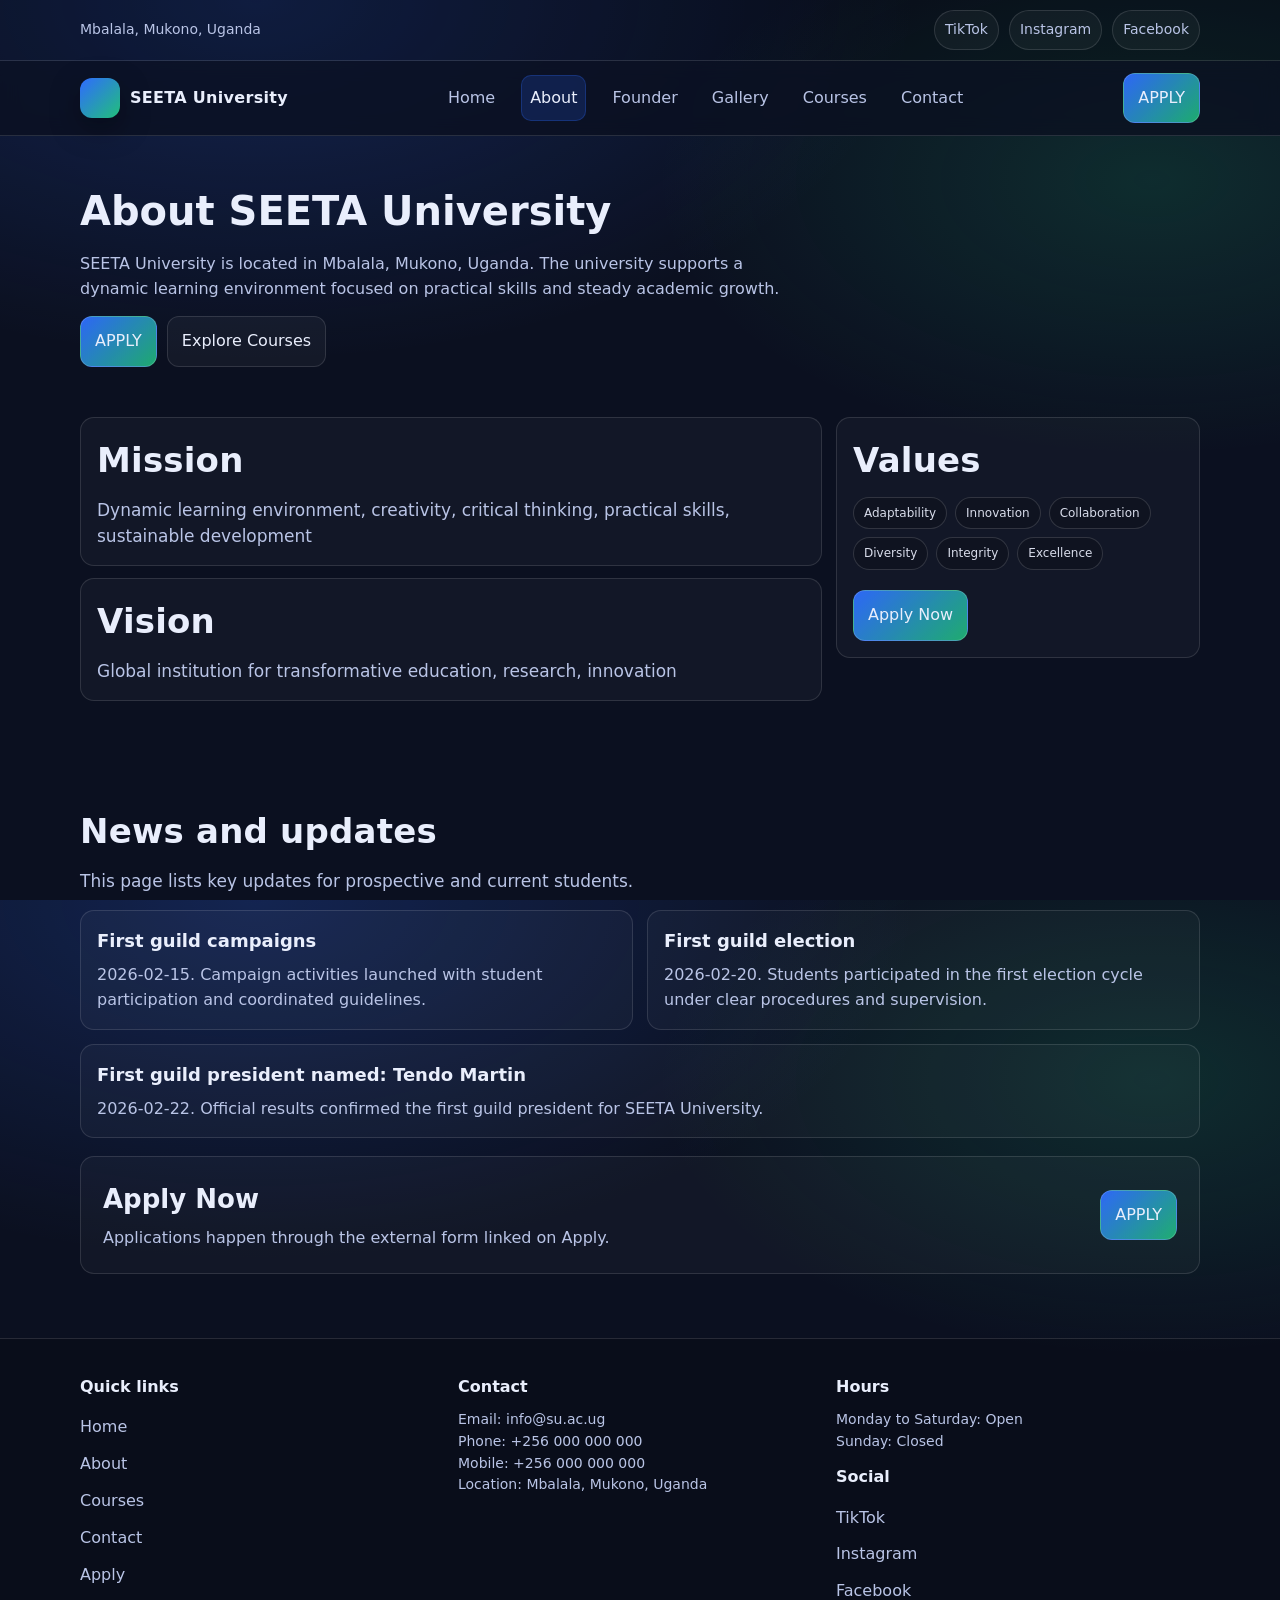
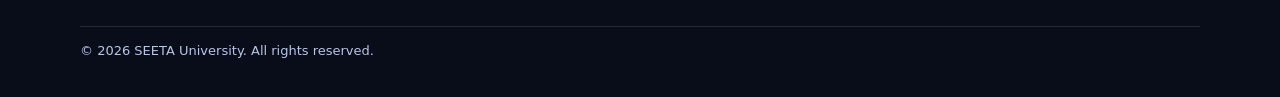
<file: seeta-university-site/about.html>
<!doctype html>
<html lang="en">
<head>
  <meta charset="utf-8" />
  <meta name="viewport" content="width=device-width, initial-scale=1" />
  <title>About SEETA University</title>
  <meta name="description" content="Learn about SEETA University in Mbalala, Mukono, Uganda. Explore mission, vision, values, and the learning environment. Apply via the external form." />
  <link rel="stylesheet" href="assets/css/styles.css" />
</head>
<body>

<div class="topbar">
  <div class="container inner">
    <div>Mbalala, Mukono, Uganda</div>
    <div class="social">
      <a href="https://www.tiktok.com/" target="_blank" rel="noopener">TikTok</a>
      <a href="https://www.instagram.com/" target="_blank" rel="noopener">Instagram</a>
      <a href="https://www.facebook.com/" target="_blank" rel="noopener">Facebook</a>
    </div>
  </div>
</div>

<header class="header">
  <div class="container inner">
    <a class="brand" href="index.html">
      <div class="mark" aria-hidden="true"></div>
      <div class="name">SEETA University</div>
    </a>

    <nav class="nav" aria-label="Top navigation">
      <a data-nav href="index.html">Home</a>
      <a data-nav href="about.html">About</a>
      <a data-nav href="founder.html">Founder</a>
      <a data-nav href="gallery.html">Gallery</a>
      <a data-nav href="courses.html">Courses</a>
      <a data-nav href="contact.html">Contact</a>
    </nav>

    <div class="cta">
      <a class="btn primary" data-apply-link href="#">APPLY</a>
      <button class="menuBtn" id="menuBtn" aria-label="Open menu">Menu</button>
    </div>
  </div>
</header>

<div class="drawer" id="drawer" aria-hidden="true">
  <div class="panel" role="dialog" aria-label="Mobile menu">
    <div class="row">
      <div class="name" style="font-weight:800">SEETA University</div>
      <button class="btn small" id="drawerClose">Close</button>
    </div>
    <nav aria-label="Mobile navigation">
      <a href="index.html">Home</a>
      <a href="about.html">About</a>
      <a href="founder.html">Founder</a>
      <a href="gallery.html">Gallery</a>
      <a href="courses.html">Courses</a>
      <a href="contact.html">Contact</a>
    </nav>
    <div class="actions">
      <a class="btn primary" data-apply-link href="#">Apply Now</a>
      <a class="btn" href="courses.html">Explore Courses</a>
    </div>
    <div class="social" style="margin-top:auto">
      <a href="https://www.tiktok.com/" target="_blank" rel="noopener">TikTok</a>
      <a href="https://www.instagram.com/" target="_blank" rel="noopener">Instagram</a>
      <a href="https://www.facebook.com/" target="_blank" rel="noopener">Facebook</a>
    </div>
  </div>
</div>

<section class="pageHead">
  <div class="container">
    <h1>About SEETA University</h1>
    <p>SEETA University is located in Mbalala, Mukono, Uganda. The university supports a dynamic learning environment focused on practical skills and steady academic growth.</p>
    <div class="actions">
      <a class="btn primary" data-apply-link href="#">APPLY</a>
      <a class="btn" href="courses.html">Explore Courses</a>
    </div>
  </div>
</section>

<section class="section tight">
  <div class="container">
    <div class="twoCol">
      <div class="col8">
        <div class="card">
          <h2 class="sectionTitle">Mission</h2>
          <p class="lead">Dynamic learning environment, creativity, critical thinking, practical skills, sustainable development</p>
        </div>
        <div style="height:12px"></div>
        <div class="card">
          <h2 class="sectionTitle">Vision</h2>
          <p class="lead">Global institution for transformative education, research, innovation</p>
        </div>
      </div>

      <div class="col4">
        <div class="card">
          <h2 class="sectionTitle">Values</h2>
          <div class="badges" aria-label="Values">
            <div class="badge">Adaptability</div>
            <div class="badge">Innovation</div>
            <div class="badge">Collaboration</div>
            <div class="badge">Diversity</div>
            <div class="badge">Integrity</div>
            <div class="badge">Excellence</div>
          </div>
          <div style="height:10px"></div>
          <a class="btn primary" data-apply-link href="#">Apply Now</a>
        </div>
      </div>
    </div>
  </div>
</section>

<section class="section" id="updates">
  <div class="container">
    <h2 class="sectionTitle">News and updates</h2>
    <p class="lead">This page lists key updates for prospective and current students.</p>

    <div class="grid cards" style="margin-top:16px">
      <div class="card span-6">
        <h3>First guild campaigns</h3>
        <p>2026-02-15. Campaign activities launched with student participation and coordinated guidelines.</p>
      </div>
      <div class="card span-6">
        <h3>First guild election</h3>
        <p>2026-02-20. Students participated in the first election cycle under clear procedures and supervision.</p>
      </div>
      <div class="card span-12">
        <h3>First guild president named: Tendo Martin</h3>
        <p>2026-02-22. Official results confirmed the first guild president for SEETA University.</p>
      </div>
    </div>

    <div style="height:18px"></div>

    <div class="ctaBlock">
      <div>
        <h2>Apply Now</h2>
        <p>Applications happen through the external form linked on Apply.</p>
      </div>
      <div>
        <a class="btn primary" data-apply-link href="#">APPLY</a>
      </div>
    </div>
  </div>
</section>

<footer class="footer">
  <div class="container">
    <div class="grid">
      <div class="block">
        <h3>Quick links</h3>
        <a href="index.html">Home</a>
        <a href="about.html">About</a>
        <a href="courses.html">Courses</a>
        <a href="contact.html">Contact</a>
        <a data-apply-link href="#">Apply</a>
      </div>

      <div class="block">
        <h3>Contact</h3>
        <div class="small">Email: info@su.ac.ug</div>
        <div class="small">Phone: +256 000 000 000</div>
        <div class="small">Mobile: +256 000 000 000</div>
        <div class="small">Location: Mbalala, Mukono, Uganda</div>
      </div>

      <div class="block">
        <h3>Hours</h3>
        <div class="small">Monday to Saturday: Open</div>
        <div class="small">Sunday: Closed</div>
        <div style="height:12px"></div>
        <h3>Social</h3>
        <a href="https://www.tiktok.com/" target="_blank" rel="noopener">TikTok</a>
        <a href="https://www.instagram.com/" target="_blank" rel="noopener">Instagram</a>
        <a href="https://www.facebook.com/" target="_blank" rel="noopener">Facebook</a>
      </div>
    </div>

    <div class="copy">© <span id="year"></span> SEETA University. All rights reserved.</div>
  </div>
</footer>

<script>
  document.getElementById("year").textContent = String(new Date().getFullYear());
</script>
<script src="assets/js/main.js"></script>
</body>
</html>
</file>
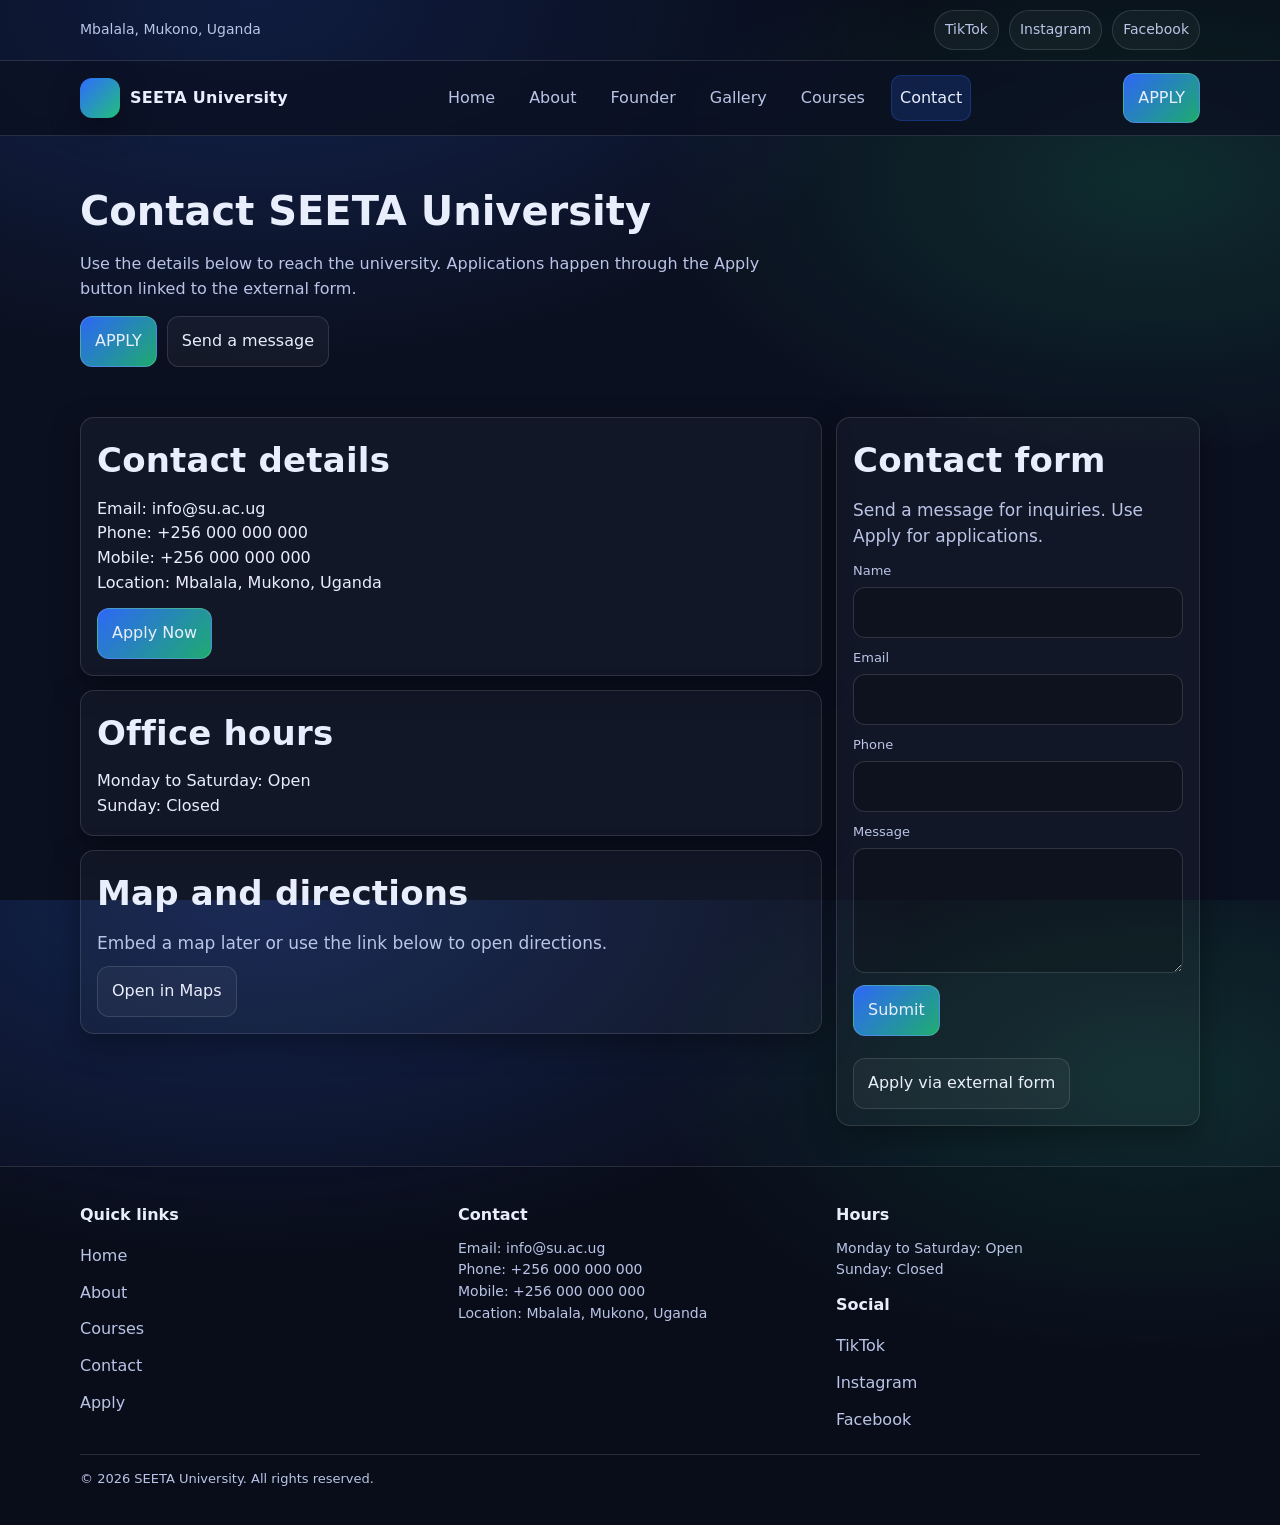
<file: seeta-university-site/contact.html>
<!doctype html>
<html lang="en">
<head>
  <meta charset="utf-8" />
  <meta name="viewport" content="width=device-width, initial-scale=1" />
  <title>Contact SEETA University</title>
  <meta name="description" content="Contact SEETA University in Mbalala, Mukono, Uganda. Find email, phone, hours, and send a message. Apply via the external form." />
  <link rel="stylesheet" href="assets/css/styles.css" />
</head>
<body>

<div class="topbar">
  <div class="container inner">
    <div>Mbalala, Mukono, Uganda</div>
    <div class="social">
      <a href="https://www.tiktok.com/" target="_blank" rel="noopener">TikTok</a>
      <a href="https://www.instagram.com/" target="_blank" rel="noopener">Instagram</a>
      <a href="https://www.facebook.com/" target="_blank" rel="noopener">Facebook</a>
    </div>
  </div>
</div>

<header class="header">
  <div class="container inner">
    <a class="brand" href="index.html">
      <div class="mark" aria-hidden="true"></div>
      <div class="name">SEETA University</div>
    </a>

    <nav class="nav" aria-label="Top navigation">
      <a data-nav href="index.html">Home</a>
      <a data-nav href="about.html">About</a>
      <a data-nav href="founder.html">Founder</a>
      <a data-nav href="gallery.html">Gallery</a>
      <a data-nav href="courses.html">Courses</a>
      <a data-nav href="contact.html">Contact</a>
    </nav>

    <div class="cta">
      <a class="btn primary" data-apply-link href="#">APPLY</a>
      <button class="menuBtn" id="menuBtn" aria-label="Open menu">Menu</button>
    </div>
  </div>
</header>

<div class="drawer" id="drawer" aria-hidden="true">
  <div class="panel" role="dialog" aria-label="Mobile menu">
    <div class="row">
      <div class="name" style="font-weight:800">SEETA University</div>
      <button class="btn small" id="drawerClose">Close</button>
    </div>
    <nav aria-label="Mobile navigation">
      <a href="index.html">Home</a>
      <a href="about.html">About</a>
      <a href="founder.html">Founder</a>
      <a href="gallery.html">Gallery</a>
      <a href="courses.html">Courses</a>
      <a href="contact.html">Contact</a>
    </nav>
    <div class="actions">
      <a class="btn primary" data-apply-link href="#">Apply Now</a>
      <a class="btn" href="courses.html">Explore Courses</a>
    </div>
    <div class="social" style="margin-top:auto">
      <a href="https://www.tiktok.com/" target="_blank" rel="noopener">TikTok</a>
      <a href="https://www.instagram.com/" target="_blank" rel="noopener">Instagram</a>
      <a href="https://www.facebook.com/" target="_blank" rel="noopener">Facebook</a>
    </div>
  </div>
</div>

<section class="pageHead">
  <div class="container">
    <h1>Contact SEETA University</h1>
    <p>Use the details below to reach the university. Applications happen through the Apply button linked to the external form.</p>
    <div class="actions">
      <a class="btn primary" data-apply-link href="#">APPLY</a>
      <a class="btn" href="#contact-form">Send a message</a>
    </div>
  </div>
</section>

<section class="section tight">
  <div class="container">
    <div class="twoCol">
      <div class="col8">
        <div class="card shadow">
          <h2 class="sectionTitle">Contact details</h2>
          <div class="small">Email: info@su.ac.ug</div>
          <div class="small">Phone: +256 000 000 000</div>
          <div class="small">Mobile: +256 000 000 000</div>
          <div class="small">Location: Mbalala, Mukono, Uganda</div>
          <div style="height:12px"></div>
          <a class="btn primary" data-apply-link href="#">Apply Now</a>
        </div>

        <div style="height:14px"></div>

        <div class="card shadow">
          <h2 class="sectionTitle">Office hours</h2>
          <div class="small">Monday to Saturday: Open</div>
          <div class="small">Sunday: Closed</div>
        </div>

        <div style="height:14px"></div>

        <div class="card shadow">
          <h2 class="sectionTitle">Map and directions</h2>
          <p class="lead">Embed a map later or use the link below to open directions.</p>
          <div style="height:10px"></div>
          <a class="btn" href="https://www.google.com/maps/search/?api=1&query=Mbalala%2C%20Mukono%2C%20Uganda" target="_blank" rel="noopener">Open in Maps</a>
        </div>
      </div>

      <div class="col4" id="contact-form">
        <div class="card shadow">
          <h2 class="sectionTitle">Contact form</h2>
          <p class="lead" style="margin-bottom:12px">Send a message for inquiries. Use Apply for applications.</p>

          <form id="msgForm">
            <div class="field" style="grid-column:auto;margin-bottom:10px">
              <label for="cName">Name</label>
              <input id="cName" name="name" required />
            </div>

            <div class="field" style="grid-column:auto;margin-bottom:10px">
              <label for="cEmail">Email</label>
              <input id="cEmail" type="email" name="email" required />
            </div>

            <div class="field" style="grid-column:auto;margin-bottom:10px">
              <label for="cPhone">Phone</label>
              <input id="cPhone" name="phone" />
            </div>

            <div class="field" style="grid-column:auto;margin-bottom:12px">
              <label for="cMsg">Message</label>
              <textarea id="cMsg" name="message" rows="4" required></textarea>
            </div>

            <button class="btn primary" type="submit">Submit</button>
            <div id="formNote" class="small" style="margin-top:10px;color:var(--muted)"></div>
          </form>

          <div style="height:12px"></div>
          <a class="btn" data-apply-link href="#">Apply via external form</a>
        </div>
      </div>
    </div>
  </div>
</section>

<footer class="footer">
  <div class="container">
    <div class="grid">
      <div class="block">
        <h3>Quick links</h3>
        <a href="index.html">Home</a>
        <a href="about.html">About</a>
        <a href="courses.html">Courses</a>
        <a href="contact.html">Contact</a>
        <a data-apply-link href="#">Apply</a>
      </div>

      <div class="block">
        <h3>Contact</h3>
        <div class="small">Email: info@su.ac.ug</div>
        <div class="small">Phone: +256 000 000 000</div>
        <div class="small">Mobile: +256 000 000 000</div>
        <div class="small">Location: Mbalala, Mukono, Uganda</div>
      </div>

      <div class="block">
        <h3>Hours</h3>
        <div class="small">Monday to Saturday: Open</div>
        <div class="small">Sunday: Closed</div>
        <div style="height:12px"></div>
        <h3>Social</h3>
        <a href="https://www.tiktok.com/" target="_blank" rel="noopener">TikTok</a>
        <a href="https://www.instagram.com/" target="_blank" rel="noopener">Instagram</a>
        <a href="https://www.facebook.com/" target="_blank" rel="noopener">Facebook</a>
      </div>
    </div>

    <div class="copy">© <span id="year"></span> SEETA University. All rights reserved.</div>
  </div>
</footer>

<script>
  document.getElementById("year").textContent = String(new Date().getFullYear());

  const form = document.getElementById("msgForm");
  const note = document.getElementById("formNote");
  form.addEventListener("submit", function (e) {
    e.preventDefault();
    note.textContent = "Message received. The team will respond using your contact details. Use Apply for applications.";
    form.reset();
  });
</script>
<script src="assets/js/main.js"></script>
</body>
</html>
</file>
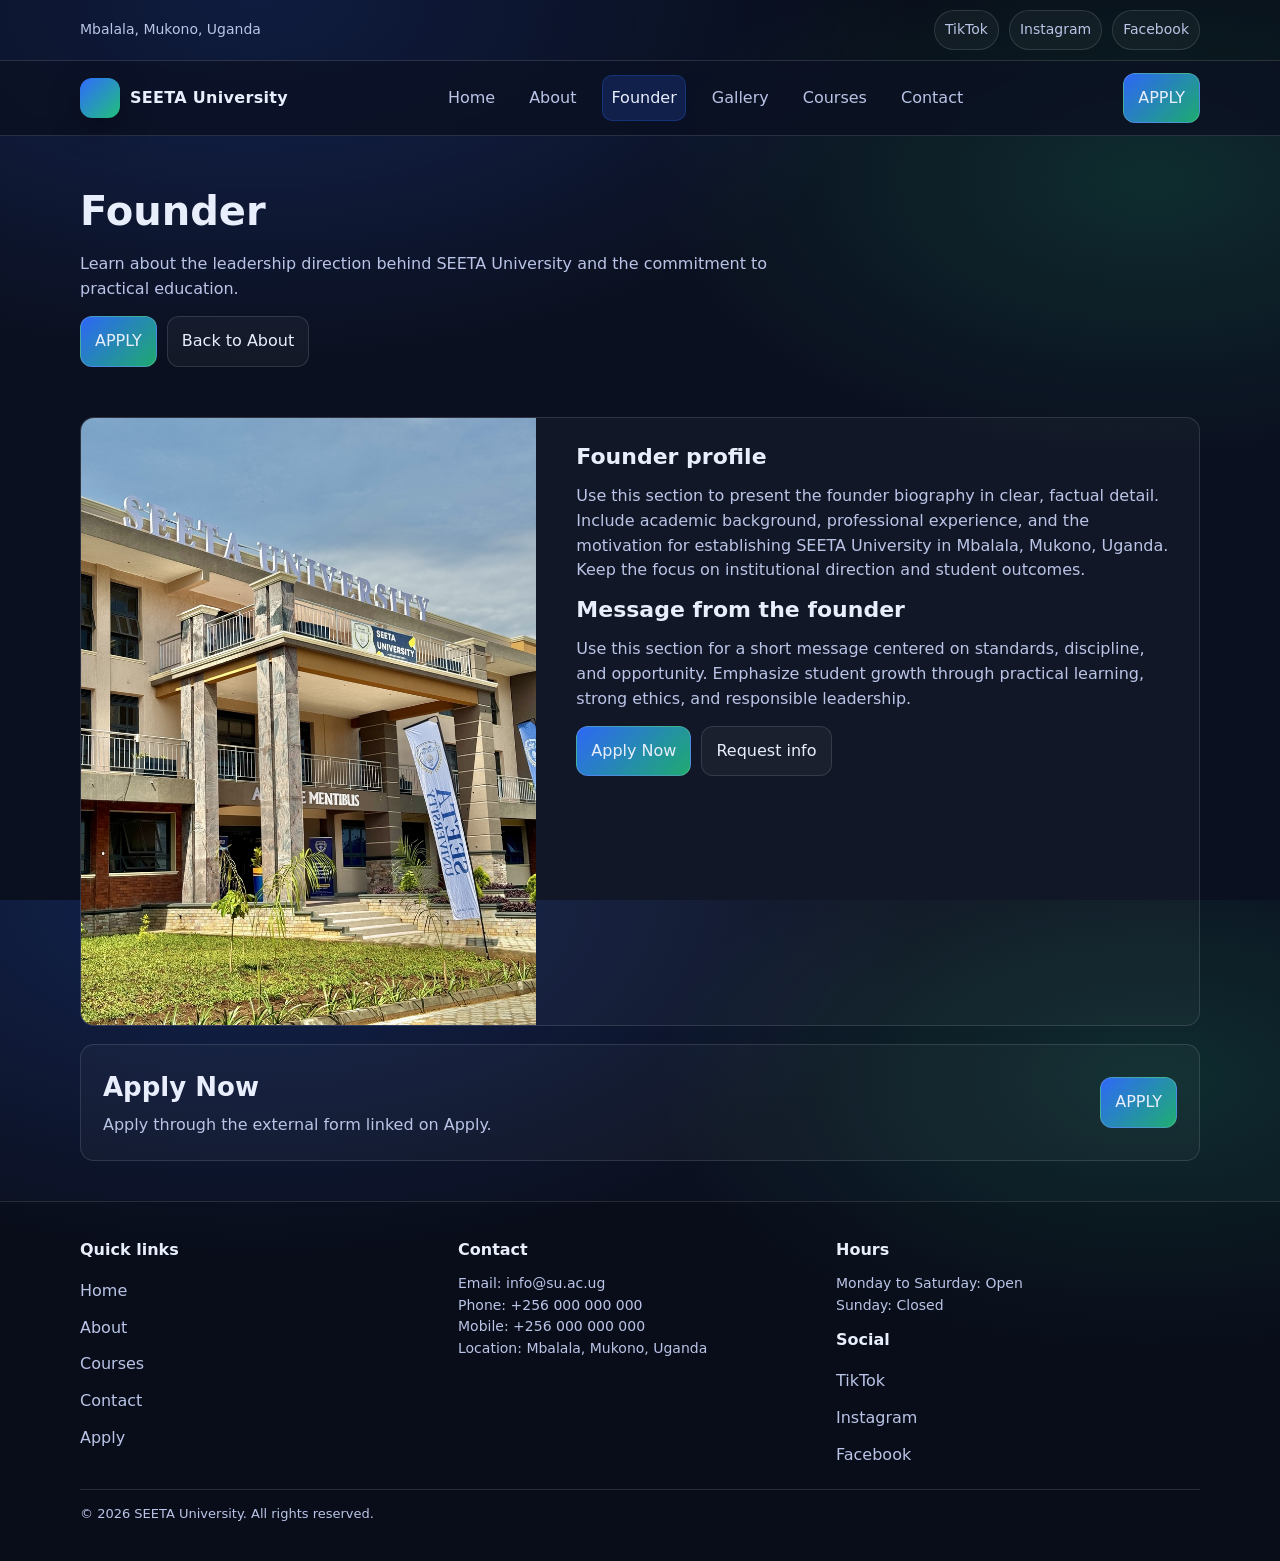
<file: seeta-university-site/founder.html>
<!doctype html>
<html lang="en">
<head>
  <meta charset="utf-8" />
  <meta name="viewport" content="width=device-width, initial-scale=1" />
  <title>Founder, SEETA University</title>
  <meta name="description" content="Founder profile and message from SEETA University. Learn our direction and apply via the external form." />
  <link rel="stylesheet" href="assets/css/styles.css" />
</head>
<body>

<div class="topbar">
  <div class="container inner">
    <div>Mbalala, Mukono, Uganda</div>
    <div class="social">
      <a href="https://www.tiktok.com/" target="_blank" rel="noopener">TikTok</a>
      <a href="https://www.instagram.com/" target="_blank" rel="noopener">Instagram</a>
      <a href="https://www.facebook.com/" target="_blank" rel="noopener">Facebook</a>
    </div>
  </div>
</div>

<header class="header">
  <div class="container inner">
    <a class="brand" href="index.html">
      <div class="mark" aria-hidden="true"></div>
      <div class="name">SEETA University</div>
    </a>

    <nav class="nav" aria-label="Top navigation">
      <a data-nav href="index.html">Home</a>
      <a data-nav href="about.html">About</a>
      <a data-nav href="founder.html">Founder</a>
      <a data-nav href="gallery.html">Gallery</a>
      <a data-nav href="courses.html">Courses</a>
      <a data-nav href="contact.html">Contact</a>
    </nav>

    <div class="cta">
      <a class="btn primary" data-apply-link href="#">APPLY</a>
      <button class="menuBtn" id="menuBtn" aria-label="Open menu">Menu</button>
    </div>
  </div>
</header>

<div class="drawer" id="drawer" aria-hidden="true">
  <div class="panel" role="dialog" aria-label="Mobile menu">
    <div class="row">
      <div class="name" style="font-weight:800">SEETA University</div>
      <button class="btn small" id="drawerClose">Close</button>
    </div>
    <nav aria-label="Mobile navigation">
      <a href="index.html">Home</a>
      <a href="about.html">About</a>
      <a href="founder.html">Founder</a>
      <a href="gallery.html">Gallery</a>
      <a href="courses.html">Courses</a>
      <a href="contact.html">Contact</a>
    </nav>
    <div class="actions">
      <a class="btn primary" data-apply-link href="#">Apply Now</a>
      <a class="btn" href="courses.html">Explore Courses</a>
    </div>
    <div class="social" style="margin-top:auto">
      <a href="https://www.tiktok.com/" target="_blank" rel="noopener">TikTok</a>
      <a href="https://www.instagram.com/" target="_blank" rel="noopener">Instagram</a>
      <a href="https://www.facebook.com/" target="_blank" rel="noopener">Facebook</a>
    </div>
  </div>
</div>

<section class="pageHead">
  <div class="container">
    <h1>Founder</h1>
    <p>Learn about the leadership direction behind SEETA University and the commitment to practical education.</p>
    <div class="actions">
      <a class="btn primary" data-apply-link href="#">APPLY</a>
      <a class="btn" href="about.html">Back to About</a>
    </div>
  </div>
</section>

<section class="section tight">
  <div class="container">
    <div class="featureBlock">
      <div class="media">
        <img src="assets/img/gallery-main-building.jpg" alt="Founder profile placeholder" />
      </div>
      <div class="text">
        <h3>Founder profile</h3>
        <p>Use this section to present the founder biography in clear, factual detail. Include academic background, professional experience, and the motivation for establishing SEETA University in Mbalala, Mukono, Uganda. Keep the focus on institutional direction and student outcomes.</p>
        <div style="height:10px"></div>
        <h3>Message from the founder</h3>
        <p>Use this section for a short message centered on standards, discipline, and opportunity. Emphasize student growth through practical learning, strong ethics, and responsible leadership.</p>
        <div class="applyRow">
          <a class="btn primary" data-apply-link href="#">Apply Now</a>
          <a class="btn" href="contact.html">Request info</a>
        </div>
      </div>
    </div>

    <div style="height:18px"></div>

    <div class="ctaBlock">
      <div>
        <h2>Apply Now</h2>
        <p>Apply through the external form linked on Apply.</p>
      </div>
      <div>
        <a class="btn primary" data-apply-link href="#">APPLY</a>
      </div>
    </div>
  </div>
</section>

<footer class="footer">
  <div class="container">
    <div class="grid">
      <div class="block">
        <h3>Quick links</h3>
        <a href="index.html">Home</a>
        <a href="about.html">About</a>
        <a href="courses.html">Courses</a>
        <a href="contact.html">Contact</a>
        <a data-apply-link href="#">Apply</a>
      </div>

      <div class="block">
        <h3>Contact</h3>
        <div class="small">Email: info@su.ac.ug</div>
        <div class="small">Phone: +256 000 000 000</div>
        <div class="small">Mobile: +256 000 000 000</div>
        <div class="small">Location: Mbalala, Mukono, Uganda</div>
      </div>

      <div class="block">
        <h3>Hours</h3>
        <div class="small">Monday to Saturday: Open</div>
        <div class="small">Sunday: Closed</div>
        <div style="height:12px"></div>
        <h3>Social</h3>
        <a href="https://www.tiktok.com/" target="_blank" rel="noopener">TikTok</a>
        <a href="https://www.instagram.com/" target="_blank" rel="noopener">Instagram</a>
        <a href="https://www.facebook.com/" target="_blank" rel="noopener">Facebook</a>
      </div>
    </div>

    <div class="copy">© <span id="year"></span> SEETA University. All rights reserved.</div>
  </div>
</footer>

<script>
  document.getElementById("year").textContent = String(new Date().getFullYear());
</script>
<script src="assets/js/main.js"></script>
</body>
</html>
</file>
<file: seeta-university-site/assets/css/styles.css>
:root{
  --bg:#0b1020;
  --surface:#0f1836;
  --text:#e9eefc;
  --muted:#b9c4e6;
  --line:rgba(255,255,255,.12);
  --brand:#2f6bff;
  --brand2:#21c07a;
  --shadow:0 10px 30px rgba(0,0,0,.35);
  --radius:14px;
  --max:1120px;

  --h1:clamp(32px,5vw,54px);
  --h2:clamp(22px,3vw,34px);
  --p:16px;

  --space-1:10px;
  --space-2:14px;
  --space-3:18px;
  --space-4:26px;
  --space-5:40px;
  --space-6:64px;
}

*{box-sizing:border-box}
html,body{height:100%}
body{
  margin:0;
  font-family:system-ui,-apple-system,Segoe UI,Roboto,Arial,sans-serif;
  color:var(--text);
  background:radial-gradient(1100px 600px at 20% 0%, rgba(47,107,255,.22), transparent 60%),
             radial-gradient(900px 500px at 90% 20%, rgba(33,192,122,.16), transparent 55%),
             var(--bg);
  line-height:1.55;
}
img{max-width:100%;display:block}
a{color:inherit;text-decoration:none}
button,input,select,textarea{font:inherit}

.container{
  width:min(var(--max), calc(100% - 32px));
  margin:0 auto;
}

.topbar{
  background:rgba(0,0,0,.22);
  border-bottom:1px solid var(--line);
}
.topbar .inner{
  display:flex;
  align-items:center;
  justify-content:space-between;
  gap:14px;
  padding:10px 0;
  color:var(--muted);
  font-size:14px;
}
.social{
  display:flex;
  gap:10px;
  align-items:center;
}
.social a{
  padding:8px 10px;
  border:1px solid var(--line);
  border-radius:999px;
  background:rgba(255,255,255,.04);
}
.social a:hover{border-color:rgba(255,255,255,.25)}

.header{
  position:sticky;
  top:0;
  z-index:1000;
  background:rgba(11,16,32,.78);
  backdrop-filter:blur(10px);
  border-bottom:1px solid var(--line);
}
.header .inner{
  display:flex;
  align-items:center;
  justify-content:space-between;
  gap:12px;
  padding:12px 0;
}
.brand{
  display:flex;
  align-items:center;
  gap:10px;
  min-width:180px;
}
.brand .mark{
  width:40px;height:40px;border-radius:12px;
  background:linear-gradient(135deg,var(--brand),var(--brand2));
  box-shadow:var(--shadow);
}
.brand .name{
  font-weight:800;
  letter-spacing:.3px;
}
.nav{
  display:flex;
  gap:18px;
  align-items:center;
  justify-content:center;
  flex:1;
}
.nav a{
  color:var(--muted);
  padding:10px 8px;
  border-radius:10px;
}
.nav a:hover{background:rgba(255,255,255,.06);color:var(--text)}
.nav a.active{color:var(--text);background:rgba(47,107,255,.18);border:1px solid rgba(47,107,255,.25)}

.cta{
  display:flex;
  align-items:center;
  gap:10px;
}
.btn{
  display:inline-flex;
  align-items:center;
  justify-content:center;
  gap:8px;
  padding:12px 14px;
  border-radius:12px;
  border:1px solid var(--line);
  background:rgba(255,255,255,.04);
  color:var(--text);
  cursor:pointer;
  transition:transform .08s ease, border-color .12s ease, background .12s ease;
  white-space:nowrap;
}
.btn:hover{border-color:rgba(255,255,255,.26);background:rgba(255,255,255,.06)}
.btn:active{transform:translateY(1px)}
.btn.primary{
  background:linear-gradient(135deg, rgba(47,107,255,.96), rgba(33,192,122,.88));
  border-color:rgba(255,255,255,.16);
}
.btn.primary:hover{border-color:rgba(255,255,255,.28)}
.btn.small{padding:10px 12px;border-radius:11px;font-size:14px}

.menuBtn{
  display:none;
  width:42px;height:42px;
  border-radius:12px;
  border:1px solid var(--line);
  background:rgba(255,255,255,.04);
  cursor:pointer;
}
.menuBtn:active{transform:translateY(1px)}

.drawer{
  position:fixed;
  inset:0;
  background:rgba(0,0,0,.55);
  display:none;
  z-index:1200;
}
.drawer.open{display:block}
.drawer .panel{
  position:absolute;
  top:0;right:0;
  height:100%;
  width:min(360px, 92vw);
  background:rgba(15,24,54,.98);
  border-left:1px solid var(--line);
  box-shadow:var(--shadow);
  padding:16px;
  display:flex;
  flex-direction:column;
  gap:12px;
}
.drawer .panel .row{
  display:flex;
  align-items:center;
  justify-content:space-between;
  gap:10px;
}
.drawer nav{
  display:flex;
  flex-direction:column;
  gap:6px;
}
.drawer nav a{
  padding:12px 12px;
  border-radius:12px;
  border:1px solid rgba(255,255,255,.08);
  background:rgba(255,255,255,.03);
  color:var(--text);
}
.drawer nav a:hover{border-color:rgba(255,255,255,.20)}
.drawer .panel .actions{display:flex;gap:10px;flex-wrap:wrap}

.section{padding:var(--space-6) 0}
.section.tight{padding:var(--space-5) 0}
.sectionTitle{
  margin:0 0 10px;
  font-size:var(--h2);
  letter-spacing:.2px;
}
.lead{
  margin:0;
  color:var(--muted);
  max-width:70ch;
  font-size:17px;
}

.hero{
  position:relative;
  min-height:72vh;
  display:flex;
  align-items:flex-end;
  border-bottom:1px solid var(--line);
}
.hero img{
  position:absolute;
  inset:0;
  width:100%;
  height:100%;
  object-fit:cover;
  filter:saturate(1.05) contrast(1.02);
}
.hero .overlay{
  position:absolute;inset:0;
  background:linear-gradient(180deg, rgba(11,16,32,.20) 0%, rgba(11,16,32,.82) 64%, rgba(11,16,32,.96) 100%);
}
.hero .content{
  position:relative;
  padding:56px 0;
}
.hero h1{
  margin:0;
  font-size:var(--h1);
  letter-spacing:.4px;
}
.hero .sub{
  margin:10px 0 0;
  color:var(--muted);
  max-width:70ch;
  font-size:18px;
}
.hero .meta{
  margin:14px 0 0;
  color:rgba(233,238,252,.92);
}
.hero .actions{
  margin-top:18px;
  display:flex;
  gap:10px;
  flex-wrap:wrap;
}

.grid{
  display:grid;
  gap:14px;
}
.grid.cards{grid-template-columns:repeat(12,1fr)}
.card{
  border:1px solid var(--line);
  background:rgba(255,255,255,.03);
  border-radius:var(--radius);
  padding:16px;
}
.card.shadow{box-shadow:var(--shadow)}
.card h3{margin:0 0 8px;font-size:18px}
.card p{margin:0;color:var(--muted)}

.span-4{grid-column:span 4}
.span-6{grid-column:span 6}
.span-12{grid-column:span 12}

@media (max-width: 920px){
  .span-4{grid-column:span 6}
}
@media (max-width: 640px){
  .span-4,.span-6{grid-column:span 12}
}

.featureBlock{
  display:grid;
  grid-template-columns:repeat(12,1fr);
  gap:18px;
  align-items:stretch;
  border:1px solid var(--line);
  background:rgba(255,255,255,.03);
  border-radius:var(--radius);
  overflow:hidden;
}
.featureBlock .media{grid-column:span 5;min-height:320px}
.featureBlock .media img{width:100%;height:100%;object-fit:cover}
.featureBlock .text{grid-column:span 7;padding:22px}
.featureBlock .text h3{margin:0 0 10px;font-size:22px}
.featureBlock .text p{margin:0;color:var(--muted)}
.featureBlock .text .applyRow{margin-top:14px;display:flex;gap:10px;flex-wrap:wrap}
.featureBlock.right .media{order:2}
.featureBlock.right .text{order:1}

@media (max-width: 820px){
  .featureBlock{grid-template-columns:1fr}
  .featureBlock .media,.featureBlock .text{grid-column:auto}
  .featureBlock .media{min-height:240px}
  .featureBlock.right .media{order:1}
  .featureBlock.right .text{order:2}
}

.band{
  border:1px solid var(--line);
  background:linear-gradient(135deg, rgba(47,107,255,.20), rgba(33,192,122,.14));
  border-radius:var(--radius);
  padding:18px;
}
.bandGrid{
  display:grid;
  grid-template-columns:repeat(12,1fr);
  gap:14px;
}
.panel{
  grid-column:span 6;
  border:1px solid rgba(255,255,255,.12);
  background:rgba(0,0,0,.18);
  border-radius:var(--radius);
  padding:16px;
}
.panel h3{margin:0 0 8px;font-size:18px}
.panel p{margin:0;color:var(--muted)}
.panel .actions{margin-top:12px;display:flex;gap:10px;flex-wrap:wrap}
@media (max-width: 760px){
  .panel{grid-column:span 12}
}

.feed{
  display:grid;
  grid-template-columns:repeat(12,1fr);
  gap:14px;
}
.post{
  grid-column:span 4;
  border:1px solid var(--line);
  background:rgba(255,255,255,.03);
  border-radius:var(--radius);
  overflow:hidden;
}
.post img{height:160px;width:100%;object-fit:cover}
.post .body{padding:14px}
.post .date{color:var(--muted);font-size:13px;margin:0 0 6px}
.post h3{margin:0 0 8px;font-size:18px}
.post p{margin:0;color:var(--muted)}
.post .more{margin-top:12px;display:inline-flex;color:rgba(233,238,252,.95);border-bottom:1px solid rgba(233,238,252,.35);padding-bottom:2px}
@media (max-width: 920px){
  .post{grid-column:span 6}
}
@media (max-width: 640px){
  .post{grid-column:span 12}
}

.galleryStrip{
  display:flex;
  gap:12px;
  overflow:auto;
  padding-bottom:10px;
  scroll-snap-type:x mandatory;
}
.galleryStrip::-webkit-scrollbar{height:10px}
.galleryStrip::-webkit-scrollbar-thumb{background:rgba(255,255,255,.12);border-radius:999px}
.gItem{
  flex:0 0 260px;
  border:1px solid var(--line);
  border-radius:var(--radius);
  overflow:hidden;
  background:rgba(255,255,255,.03);
  scroll-snap-align:start;
}
.gItem img{height:170px;width:100%;object-fit:cover}
.gItem .cap{padding:10px;color:var(--muted)}

.ctaBlock{
  border:1px solid var(--line);
  background:rgba(255,255,255,.03);
  border-radius:var(--radius);
  padding:22px;
  display:flex;
  align-items:center;
  justify-content:space-between;
  gap:16px;
  flex-wrap:wrap;
}
.ctaBlock h2{margin:0;font-size:26px}
.ctaBlock p{margin:6px 0 0;color:var(--muted);max-width:70ch}

.pageHead{
  padding:44px 0 10px;
}
.pageHead h1{margin:0;font-size:40px}
.pageHead p{margin:10px 0 0;color:var(--muted);max-width:72ch}
.pageHead .actions{margin-top:14px;display:flex;gap:10px;flex-wrap:wrap}

.filters{
  border:1px solid var(--line);
  background:rgba(255,255,255,.03);
  border-radius:var(--radius);
  padding:14px;
  display:grid;
  grid-template-columns:repeat(12,1fr);
  gap:12px;
  align-items:end;
}
.field{grid-column:span 4;display:flex;flex-direction:column;gap:6px}
.field label{color:var(--muted);font-size:13px}
.field input,.field select, .field textarea{
  padding:12px 12px;
  border-radius:12px;
  border:1px solid rgba(255,255,255,.14);
  background:rgba(0,0,0,.18);
  color:var(--text);
  outline:none;
}
.field input:focus,.field select:focus,.field textarea:focus{border-color:rgba(47,107,255,.55)}
@media (max-width: 820px){
  .field{grid-column:span 6}
}
@media (max-width: 620px){
  .field{grid-column:span 12}
}

.programs{
  margin-top:14px;
  display:grid;
  grid-template-columns:repeat(12,1fr);
  gap:14px;
}
.program{
  grid-column:span 4;
  border:1px solid var(--line);
  background:rgba(255,255,255,.03);
  border-radius:var(--radius);
  overflow:hidden;
}
.program .body{padding:14px}
.badges{display:flex;gap:8px;flex-wrap:wrap;margin:10px 0}
.badge{
  font-size:12px;
  color:rgba(233,238,252,.92);
  border:1px solid rgba(255,255,255,.14);
  background:rgba(0,0,0,.16);
  padding:6px 10px;
  border-radius:999px;
}
.program h3{margin:0 0 6px;font-size:18px}
.program p{margin:0;color:var(--muted)}
.program .actions{margin-top:12px;display:flex;gap:10px;flex-wrap:wrap}
@media (max-width: 920px){
  .program{grid-column:span 6}
}
@media (max-width: 640px){
  .program{grid-column:span 12}
}

.twoCol{
  display:grid;
  grid-template-columns:repeat(12,1fr);
  gap:14px;
  align-items:start;
}
.col8{grid-column:span 8}
.col4{grid-column:span 4}
@media (max-width: 920px){
  .col8,.col4{grid-column:span 12}
}

.footer{
  border-top:1px solid var(--line);
  background:rgba(0,0,0,.18);
  padding:36px 0;
}
.footer .grid{
  grid-template-columns:repeat(12,1fr);
}
.footer .block{grid-column:span 4}
.footer h3{margin:0 0 10px;font-size:16px}
.footer a{color:var(--muted);display:block;padding:6px 0}
.footer a:hover{color:var(--text)}
.footer .small{color:var(--muted);font-size:14px}
.footer .copy{
  margin-top:16px;
  padding-top:14px;
  border-top:1px solid var(--line);
  color:var(--muted);
  font-size:13px;
}
@media (max-width: 820px){
  .footer .block{grid-column:span 6}
}
@media (max-width: 560px){
  .footer .block{grid-column:span 12}
}

.lightbox{
  position:fixed;
  inset:0;
  background:rgba(0,0,0,.72);
  display:none;
  z-index:1400;
  padding:18px;
}
.lightbox.open{display:flex}
.lightbox .box{
  margin:auto;
  width:min(980px, 96vw);
  border:1px solid rgba(255,255,255,.16);
  border-radius:16px;
  overflow:hidden;
  background:rgba(15,24,54,.98);
  box-shadow:var(--shadow);
}
.lightbox .imgWrap{background:#000}
.lightbox img{width:100%;height:min(70vh, 640px);object-fit:cover}
.lightbox .bar{
  padding:12px 14px;
  display:flex;
  align-items:center;
  justify-content:space-between;
  gap:10px;
  border-top:1px solid var(--line);
  color:var(--muted);
}
.lightbox .bar .cap{color:var(--text)}
</file>
